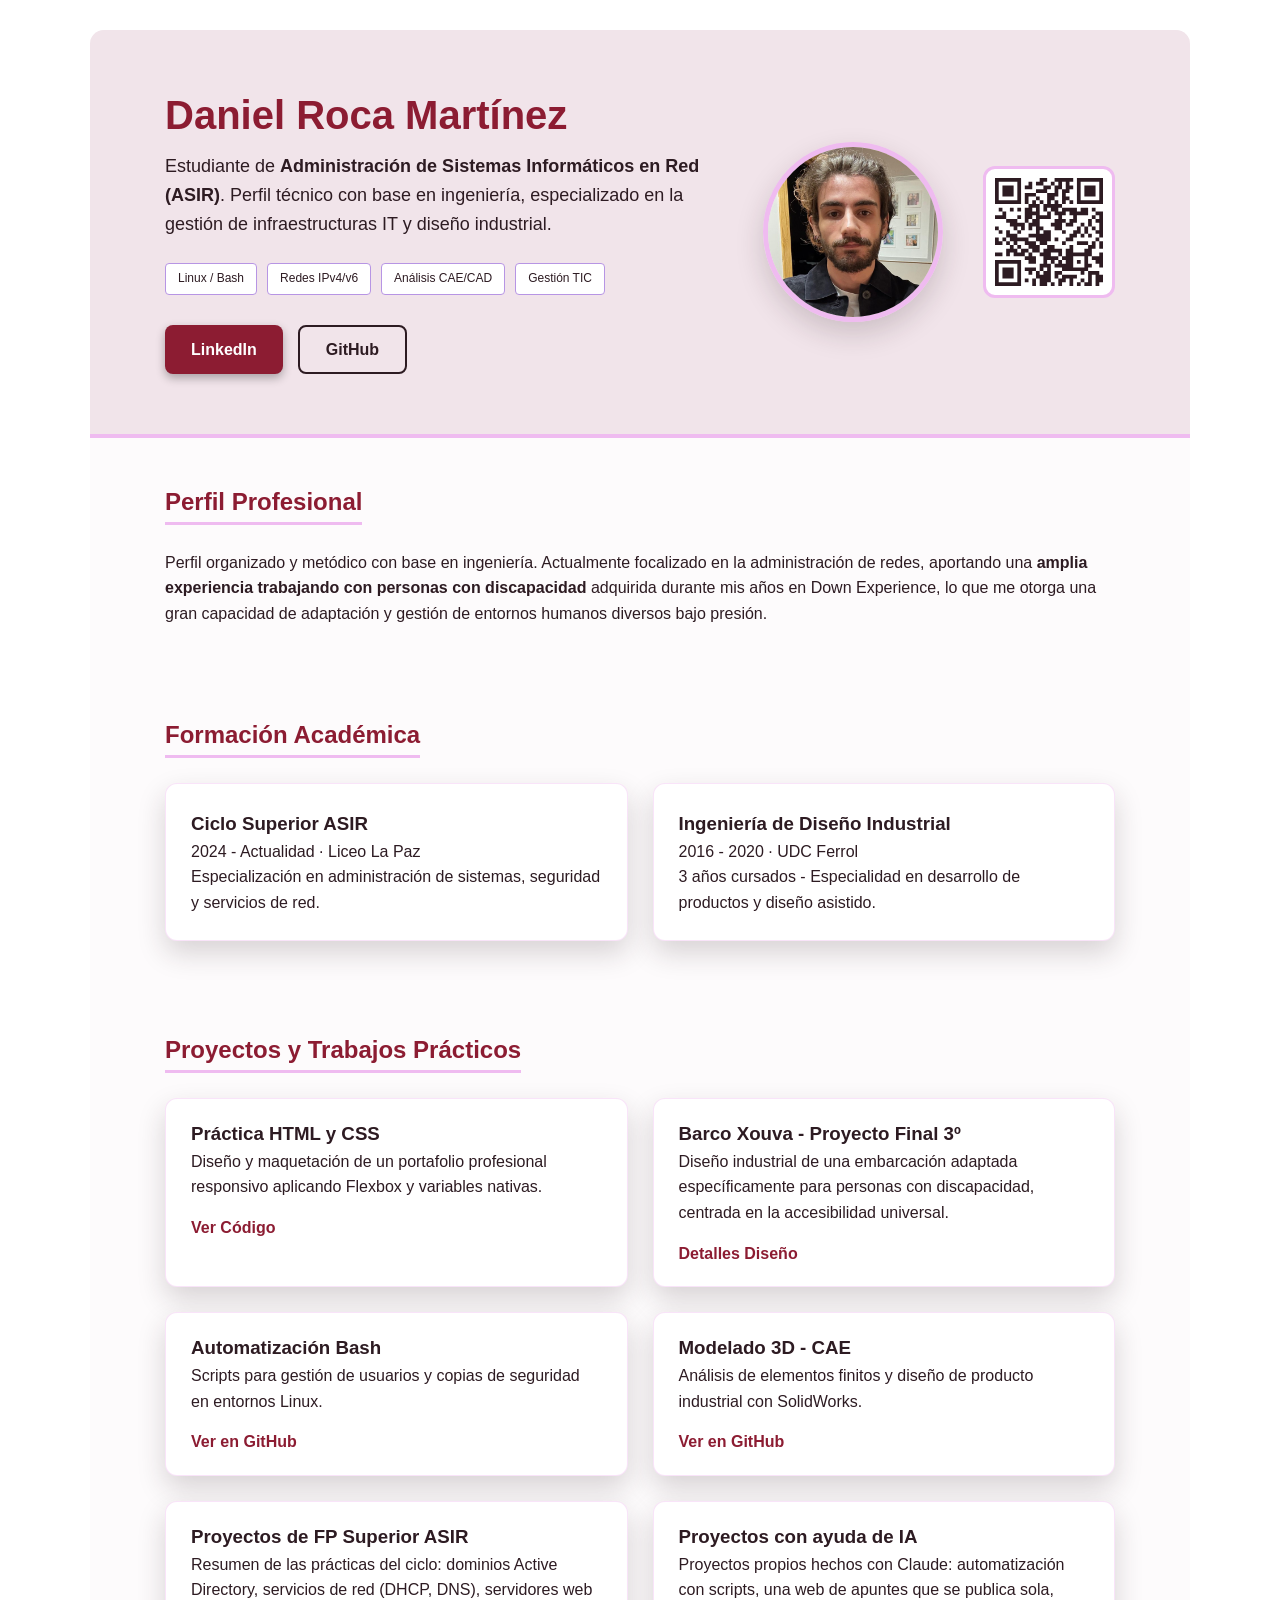
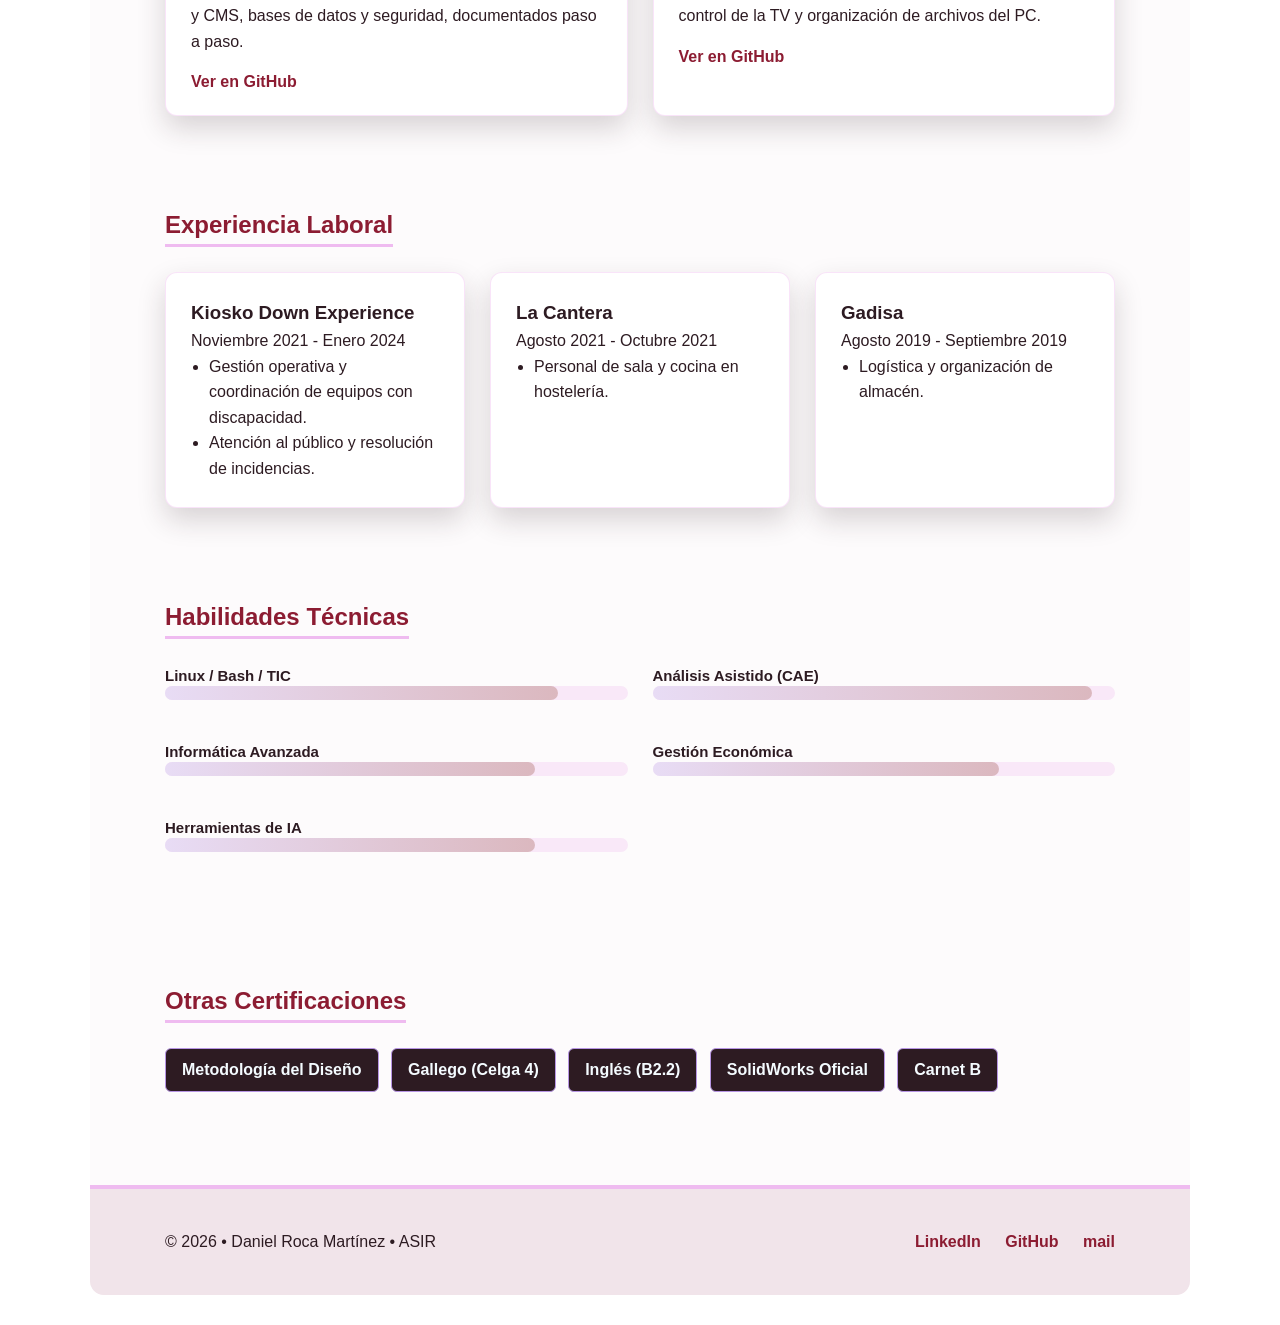
<file: cv/index.html>
<!DOCTYPE html>
<html lang="es">
<head>
    <meta charset="UTF-8">
    <meta name="viewport" content="width=device-width, initial-scale=1.0">
    <meta name="author" content="Daniel Roca Martínez">
    <meta name="description" content="Currículum de Daniel Roca Martínez, estudiante de ASIR">
    <link rel="icon" href="../favicon.svg">
    <!-- 22-10-2026: CSS propio del CV; solo lo carga esta pagina (no toca el resto de la web) -->
    <link rel="stylesheet" type="text/css" href="cv.css">
    <title>Daniel Roca Martínez - Portfolio Profesional</title>
</head>
<body>

    <header class="cabecera-oscura">
        <div class="contenedor encabezado-flex">
            <section class="bloque-info">
                <h1>Daniel Roca Martínez</h1>
                <p class="subtitulo">Estudiante de <strong>Administración de Sistemas Informáticos en Red (ASIR)</strong>. Perfil técnico con base en ingeniería, especializado en la gestión de infraestructuras IT y diseño industrial.</p>

                <div class="etiquetas-cabecera">
                    <span class="etiqueta">Linux / Bash</span>
                    <span class="etiqueta">Redes IPv4/v6</span>
                    <span class="etiqueta">Análisis CAE/CAD</span>
                    <span class="etiqueta">Gestión TIC</span>
                </div>

                <nav class="botones-sociales">
                    <a href="https://www.linkedin.com/in/daniel-r-m-02b369164/" class="boton-destacado" target="_blank">LinkedIn</a>
                    <a href="https://github.com/daniroca5" class="boton-borde" target="_blank">GitHub</a>
                </nav>
                <!-- 22-10-2026: en el PDF, direcciones visibles en vez de botones (por si se imprime) -->
                <p class="enlaces-impresos solo-impreso">
                    <a href="https://www.linkedin.com/in/daniel-r-m-02b369164/">linkedin.com/in/daniel-r-m-02b369164</a>
                    <a href="https://github.com/daniroca5">github.com/daniroca5</a>
                    <a href="mailto:daniroca5@gmail.com">daniroca5@gmail.com</a>
                    <a href="https://daniroca5.gamer.gd/cv/">daniroca5.gamer.gd/cv</a>
                </p>
            </section>

            <div class="cabecera-derecha">
                <figure class="foto-perfil">
                    <img src="img/foto.jpg" alt="Foto de Daniel Roca Martínez">
                </figure>
                <!-- 22-10-2026: QR a la web de apuntes (img/qr.svg, hecho con segno) -->
                <a class="qr-web" href="https://daniroca5.gamer.gd/" target="_blank" title="Web de apuntes: daniroca5.gamer.gd">
                    <img src="img/qr.svg" alt="QR a la web de apuntes (daniroca5.gamer.gd)">
                </a>
            </div>
        </div>
    </header>

    <main class="contenedor">
        <section class="seccion-bloque">
            <h2>Perfil Profesional</h2>
            <p>Perfil organizado y metódico con base en ingeniería. Actualmente focalizado en la administración de redes, aportando una <strong>amplia experiencia trabajando con personas con discapacidad</strong> adquirida durante mis años en Down Experience, lo que me otorga una gran capacidad de adaptación y gestión de entornos humanos diversos bajo presión.</p>
        </section>

        <section class="seccion-bloque">
            <h2>Formación Académica</h2>
            <div class="fila-flexible-2">
                <article class="tarjeta-blanca">
                    <h3>Ciclo Superior ASIR</h3>
                    <p class="institucion">2024 - Actualidad · Liceo La Paz</p>
                    <p>Especialización en administración de sistemas, seguridad y servicios de red.</p>
                </article>
                <article class="tarjeta-blanca">
                    <h3>Ingeniería de Diseño Industrial</h3>
                    <p class="institucion">2016 - 2020 · UDC Ferrol</p>
                    <p>3 años cursados - Especialidad en desarrollo de productos y diseño asistido.</p>
                </article>
            </div>
        </section>

        <section class="seccion-bloque">
            <h2>Proyectos y Trabajos Prácticos</h2>
            <!-- 22-10-2026: cada proyecto con su repositorio público; en el PDF sale la dirección (por si se imprime) -->
            <div class="fila-flexible-2">
                <article class="tarjeta-proyecto">
                    <div class="contenido-proyecto">
                        <h3>Práctica HTML y CSS</h3>
                        <p>Diseño y maquetación de un portafolio profesional responsivo aplicando Flexbox y variables nativas.</p>
                        <a href="https://github.com/daniroca5/FlexboxRocaDaniel" class="enlace-proyecto" target="_blank"><span class="solo-pantalla">Ver Código</span><span class="solo-impreso">github.com/daniroca5/FlexboxRocaDaniel</span></a>
                    </div>
                </article>
                <article class="tarjeta-proyecto">
                    <div class="contenido-proyecto">
                        <h3>Barco Xouva - Proyecto Final 3º</h3>
                        <p>Diseño industrial de una embarcación adaptada específicamente para personas con discapacidad, centrada en la accesibilidad universal.</p>
                        <a href="https://github.com/daniroca5/barco-xouva" class="enlace-proyecto" target="_blank"><span class="solo-pantalla">Detalles Diseño</span><span class="solo-impreso">github.com/daniroca5/barco-xouva</span></a>
                    </div>
                </article>
                <article class="tarjeta-proyecto">
                    <div class="contenido-proyecto">
                        <h3>Automatización Bash</h3>
                        <p>Scripts para gestión de usuarios y copias de seguridad en entornos Linux.</p>
                        <a href="https://github.com/daniroca5/automatizacion-bash" class="enlace-proyecto" target="_blank"><span class="solo-pantalla">Ver en GitHub</span><span class="solo-impreso">github.com/daniroca5/automatizacion-bash</span></a>
                    </div>
                </article>
                <article class="tarjeta-proyecto">
                    <div class="contenido-proyecto">
                        <h3>Modelado 3D - CAE</h3>
                        <p>Análisis de elementos finitos y diseño de producto industrial con SolidWorks.</p>
                        <a href="https://github.com/daniroca5/modelado-3d-cae" class="enlace-proyecto" target="_blank"><span class="solo-pantalla">Ver en GitHub</span><span class="solo-impreso">github.com/daniroca5/modelado-3d-cae</span></a>
                    </div>
                </article>
                <article class="tarjeta-proyecto">
                    <div class="contenido-proyecto">
                        <h3>Proyectos de FP Superior ASIR</h3>
                        <p>Resumen de las prácticas del ciclo: dominios Active Directory, servicios de red (DHCP, DNS), servidores web y CMS, bases de datos y seguridad, documentados paso a paso.</p>
                        <a href="https://github.com/daniroca5/proyectos-fp-asir" class="enlace-proyecto" target="_blank"><span class="solo-pantalla">Ver en GitHub</span><span class="solo-impreso">github.com/daniroca5/proyectos-fp-asir</span></a>
                    </div>
                </article>
                <article class="tarjeta-proyecto">
                    <div class="contenido-proyecto">
                        <h3>Proyectos con ayuda de IA</h3>
                        <p>Proyectos propios hechos con Claude: automatización con scripts, una web de apuntes que se publica sola, control de la TV y organización de archivos del PC.</p>
                        <a href="https://github.com/daniroca5/proyectos-con-ia" class="enlace-proyecto" target="_blank"><span class="solo-pantalla">Ver en GitHub</span><span class="solo-impreso">github.com/daniroca5/proyectos-con-ia</span></a>
                    </div>
                </article>
            </div>
        </section>

        <section class="seccion-bloque">
            <h2>Experiencia Laboral</h2>
            <div class="fila-flexible-3">
                <article class="tarjeta-blanca">
                    <h3>Kiosko Down Experience</h3>
                    <p class="fecha-texto">Noviembre 2021 - Enero 2024</p>
                    <ul class="lista-puntos">
                        <li>Gestión operativa y coordinación de equipos con discapacidad.</li>
                        <li>Atención al público y resolución de incidencias.</li>
                    </ul>
                </article>
                <article class="tarjeta-blanca">
                    <h3>La Cantera</h3>
                    <p class="fecha-texto">Agosto 2021 - Octubre 2021</p>
                    <ul class="lista-puntos">
                        <li>Personal de sala y cocina en hostelería.</li>
                    </ul>
                </article>
                <article class="tarjeta-blanca">
                    <h3>Gadisa</h3>
                    <p class="fecha-texto">Agosto 2019 - Septiembre 2019</p>
                    <ul class="lista-puntos">
                        <li>Logística y organización de almacén.</li>
                    </ul>
                </article>
            </div>
        </section>

        <section class="seccion-bloque">
            <h2>Habilidades Técnicas</h2>
            <div class="fila-flexible-2">
                <div class="columna">
                    <div class="item-progreso">
                        <span>Linux / Bash / TIC</span>
                        <div class="barra-fondo"><div class="barra-color" style="width: 85%;"></div></div>
                    </div>
                    <div class="item-progreso">
                        <span>Informática Avanzada</span>
                        <div class="barra-fondo"><div class="barra-color" style="width: 80%;"></div></div>
                    </div>
                    <div class="item-progreso">
                        <span>Herramientas de IA</span>
                        <div class="barra-fondo"><div class="barra-color" style="width: 80%;"></div></div>
                    </div>
                </div>
                <div class="columna">
                    <div class="item-progreso">
                        <span>Análisis Asistido (CAE)</span>
                        <div class="barra-fondo"><div class="barra-color" style="width: 95%;"></div></div>
                    </div>
                    <div class="item-progreso">
                        <span>Gestión Económica</span>
                        <div class="barra-fondo"><div class="barra-color" style="width: 75%;"></div></div>
                    </div>
                </div>
            </div>
        </section>

        <section class="seccion-bloque">
            <h2>Otras Certificaciones</h2>
            <div class="grupo-etiquetas">
                <span class="tag-habilidad">Metodología del Diseño</span>
                <span class="tag-habilidad">Gallego (Celga 4)</span>
                <span class="tag-habilidad">Inglés (B2.2)</span>
                <span class="tag-habilidad">SolidWorks Oficial</span>
                <span class="tag-habilidad">Carnet B</span>
            </div>
        </section>
    </main>

    <footer class="pie-oscuro">
        <div class="contenedor pie-flex">
            <p>&copy; 2026 • Daniel Roca Martínez • ASIR</p>
            <nav class="pie-nav">
                <a href="https://www.linkedin.com/in/daniel-r-m-02b369164/" target="_blank">LinkedIn</a>
                <a href="https://github.com/daniroca5" target="_blank">GitHub</a>
                <a href="mailto:daniroca5@gmail.com">mail</a>
            </nav>
        </div>
    </footer>

</body>
</html>
</file>
<file: cv/cv.css>
/* CV de Daniel Roca Martínez — CSS propio de cv/index.html (no lo carga ninguna otra página).
   22-10-2026: base = css/css.css de FlexboxRocaDaniel.zip, puesto al día con el aspecto de
   CVRocaDaniel.pdf (la última versión): cabecera y pie claros, QR y foto arriba, proyectos sin imagen.
   El PDF de la web sale de esta misma página (scripts/cv_pdf.py), con las reglas de @media print. */

/* Definición de variables CSS para los colores */
:root {
    --berry-dark: #2D1B22;
    --wisteria-purple: #B795E4;
    --plum-web: #EFBBF0;
    --photo-blue-clean: #F4FBFF;
    --accent-red: #8C1C32;
    --bg-light: #FDFBFC;
    --rosa-claro: #F1E4EA;       /* cabecera y pie (como en el PDF) */
    --white: #FFFFFF;
    --sombra-fuerte: 0 12px 28px rgba(45, 27, 34, 0.18);
    --transition: all 0.3s ease;
}

/* modelo de cajas */
* {
    margin: 0;
    padding: 0;
    box-sizing: border-box;
}

/* La hoja: fondo claro con esquinas redondeadas sobre blanco, como en el PDF */
html { background: var(--white); }
body {
    background-color: var(--bg-light);
    color: var(--berry-dark);
    font-family: Arial, "Liberation Sans", Helvetica, sans-serif;   /* la letra del PDF */
    line-height: 1.6;
    max-width: 1100px;
    margin: 30px auto;
    border-radius: 14px;
    /* 22-10-2026: sin overflow:hidden aquí: en el body pasa a la ventana y bloquea el scroll
       (móvil y escritorio). Las esquinas las redondean la cabecera y el pie. */
    -webkit-print-color-adjust: exact;
    print-color-adjust: exact;
}

/* Contenedor principal alineado con Flexbox en sus hijos */
.contenedor {
    max-width: 1000px;
    margin: 0 auto;
    padding: 0 25px;
}

/* Cabecera clara con línea rosa abajo */
.cabecera-oscura {
    background-color: var(--rosa-claro);
    border-bottom: 4px solid var(--plum-web);
    border-radius: 14px 14px 0 0;
    padding: 60px 0;
    color: var(--berry-dark);
}

/* Flexbox del encabezado */
.encabezado-flex {
    display: flex;
    align-items: center;
    justify-content: space-between;
    gap: 40px;
    flex-wrap: wrap;
}

/* Títulos y textos destacados del header */
.bloque-info { flex: 1; min-width: 280px; }
.bloque-info h1 { font-size: 40px; color: var(--accent-red); margin-bottom: 12px; line-height: 1.25; }
.subtitulo { color: var(--berry-dark); font-size: 18px; font-weight: 400; margin-bottom: 25px; max-width: 650px; }

/* Contenedor de etiquetas técnicas con Flex wrap */
.etiquetas-cabecera { display: flex; flex-wrap: wrap; gap: 10px; margin-bottom: 30px; }

/* Etiquetas con efecto hover */
.etiqueta {
    background: var(--white);
    padding: 5px 12px;
    border-radius: 4px;
    font-size: 12px;
    border: 1px solid var(--wisteria-purple);
    color: var(--berry-dark);
    transition: var(--transition); /* efecto hover */
}
.etiqueta:hover { background: var(--wisteria-purple); color: var(--berry-dark); }

/* Botones con transiciones y sombras */
.botones-sociales { display: flex; gap: 15px; flex-wrap: wrap; }
.boton-destacado {
    background: var(--accent-red); color: white; padding: 12px 26px;
    text-decoration: none; border-radius: 8px; font-weight: 700;
    box-shadow: 0 4px 10px rgba(0,0,0,0.3); transition: var(--transition); /* transiciones y sombras */
}
.boton-destacado:hover { transform: translateY(-3px); filter: brightness(1.2); } /* hover */

.boton-borde {
    border: 2px solid var(--berry-dark); color: var(--berry-dark);
    padding: 10px 26px; text-decoration: none; border-radius: 8px;
    font-weight: 700; transition: var(--transition);
}
.boton-borde:hover { background: var(--berry-dark); color: var(--photo-blue-clean); }

/* Foto y QR a la derecha de la cabecera */
.cabecera-derecha { display: flex; align-items: center; gap: 40px; flex-wrap: wrap; }

/* Imagen de perfil circular */
.foto-perfil img {
    display: block;
    width: 180px; height: 180px; border-radius: 50%;
    border: 5px solid var(--plum-web); object-fit: cover;
    box-shadow: var(--sombra-fuerte);
}

/* QR a la web de apuntes */
.qr-web {
    display: block;
    background: var(--white);
    border: 3px solid var(--plum-web);
    border-radius: 12px;
    padding: 9px;
    transition: var(--transition);
}
.qr-web img { display: block; width: 108px; height: 108px; image-rendering: pixelated; }
.qr-web:hover { border-color: var(--wisteria-purple); transform: scale(1.04); }

/* Secciones de contenido */
.seccion-bloque { padding: 45px 0; }
h2 { color: var(--accent-red); font-size: 24px; margin-bottom: 25px; border-bottom: 3px solid var(--plum-web); display: inline-block; }

/* Clases Flexbox reutilizables para el grid adaptativo */
.fila-flexible-3, .fila-flexible-2 { display: flex; gap: 25px; flex-wrap: wrap; }
.fila-flexible-3 > * { flex: 1; min-width: 280px; }
.fila-flexible-2 > * { flex: 1; min-width: 320px; }

/* Estilo de tarjetas con efecto hover focus */
.tarjeta-blanca {
    background: var(--white); padding: 25px; border-radius: 12px;
    box-shadow: var(--sombra-fuerte); border: 1px solid rgba(239, 187, 240, 0.4);
    transition: var(--transition);
}
.tarjeta-blanca:hover { transform: scale(1.02); border-color: var(--accent-red); }

/* Estilo específico para Cards de Proyectos */
.tarjeta-proyecto {
    background: var(--white); border-radius: 12px; overflow: hidden;
    box-shadow: var(--sombra-fuerte); transition: var(--transition);
    border: 1px solid rgba(239, 187, 240, 0.4);
}
.tarjeta-proyecto:hover { transform: translateY(-10px); }
.contenido-proyecto { padding: 20px 25px; }
.enlace-proyecto { display: inline-block; margin-top: 15px; color: var(--accent-red); text-decoration: none; font-weight: 700; }
.enlace-proyecto:hover { text-decoration: underline; }

/* Barras de progreso técnicas */
.item-progreso { margin-bottom: 40px; }
.item-progreso span { font-weight: 700; font-size: 15px; display: block; margin-bottom: 12px; }
/* 22-10-2026: colores ya mezclados al 30 % sobre el fondo (antes opacity: 0.3), igual de
   aspecto y sin transparencias, que algunos visores de PDF pintan mal */
.barra-fondo { background: #F9E8F8; height: 14px; border-radius: 20px; }
.barra-color { background: linear-gradient(to right, #E8DCF5, #DBB8BF); height: 14px; border-radius: 20px; margin-top: -14px; }
.lista-puntos { padding-left: 18px; }

/* Tags y Footer */
.tag-habilidad {
    background: var(--berry-dark); color: var(--photo-blue-clean);
    padding: 8px 16px; border-radius: 6px; font-weight: 600;
    margin: 0 8px 8px 0; display: inline-block; border: 1px solid var(--wisteria-purple);
    transition: var(--transition);
}
.tag-habilidad:hover { background: var(--accent-red); }

.pie-oscuro { background: var(--rosa-claro); color: var(--berry-dark); border-top: 4px solid var(--plum-web); border-radius: 0 0 14px 14px; padding: 40px 0; margin-top: 40px; }
.pie-flex { display: flex; justify-content: space-between; align-items: center; flex-wrap: wrap; gap: 15px; }
.pie-nav a { color: var(--accent-red); text-decoration: none; margin-left: 20px; font-weight: 700; transition: var(--transition); }
.pie-nav a:hover { color: var(--wisteria-purple); }

/* Direcciones visibles solo en el PDF / impreso (en pantalla mandan los botones) */
.solo-impreso { display: none; }
.enlaces-impresos a { color: var(--accent-red); text-decoration: none; font-weight: 700; font-size: 14px; }

/* Móvil: la hoja ocupa todo el ancho y las tarjetas no se salen */
@media (max-width: 700px) {
    body, .cabecera-oscura, .pie-oscuro { border-radius: 0; }
    body { margin: 0; }
    .contenedor { padding: 0 16px; }
    .cabecera-oscura { padding: 40px 0; }
    .bloque-info h1 { font-size: 32px; }
    .fila-flexible-3 > *, .fila-flexible-2 > * { min-width: 100%; }
    .pie-nav a { margin: 0 20px 0 0; }
}

/* Impresión y PDF (scripts/cv_pdf.py): A4 a escala 0,74, como CVRocaDaniel.pdf */
@media print {
    body { margin: 0; max-width: none; }
    .seccion-bloque { padding: 22px 0; }
    .seccion-bloque:first-child { padding-top: 30px; }
    h2 { margin-bottom: 18px; }
    .solo-pantalla, .botones-sociales { display: none; }
    .solo-impreso { display: inline; }
    .enlaces-impresos { display: flex; flex-wrap: wrap; gap: 4px 22px; }
    .tarjeta-blanca, .tarjeta-proyecto, .item-progreso, .grupo-etiquetas { break-inside: avoid; }
    h2 { break-after: avoid; }
    /* 22-10-2026: sin sombras en el PDF: Chromium las guarda como bloques
       semitransparentes y muchos visores (el del móvil) los pintan como rectángulos grises */
    * { box-shadow: none !important; text-shadow: none !important; }
    .tarjeta-blanca, .tarjeta-proyecto { border: 1px solid var(--plum-web); }
    /* columnas fijas: 3 y 2 (con min-width la escala que llena las paginas partia las filas) */
    .fila-flexible-3 > * { min-width: 0; flex: 1 1 0; }
    .fila-flexible-2 > * { min-width: 0; flex: 0 0 calc((100% - 25px) / 2); }
    .tarjeta-blanca:hover, .tarjeta-proyecto:hover, .qr-web:hover { transform: none; }
}
</file>
